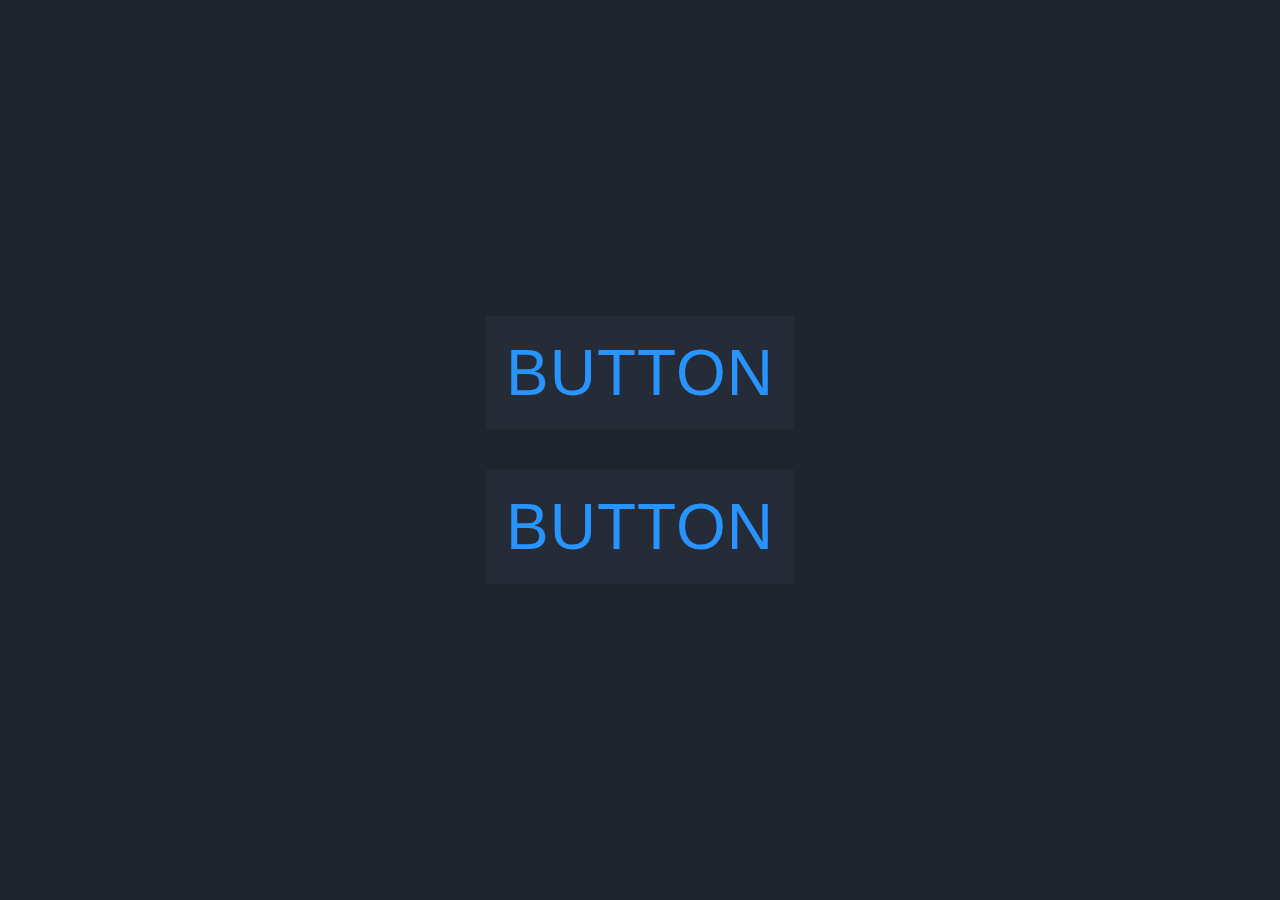
<file: button_style/index.html>
<!DOCTYPE html>
<html lang="en">
<head>
    <meta charset="UTF-8">
    <meta name="viewport" content="width=device-width, initial-scale=1.0">
    <link rel="stylesheet" href="style.css">
    <title>Button style</title>
</head>
<body>
    <a href="#">
        <span></span>
        <span></span>
        <span></span>
        <span></span>
        Button
    </a>
    <a href="#">
        <span></span>
        <span></span>
        <span></span>
        <span></span>
        Button
    </a>
</body>
</html>
</file>
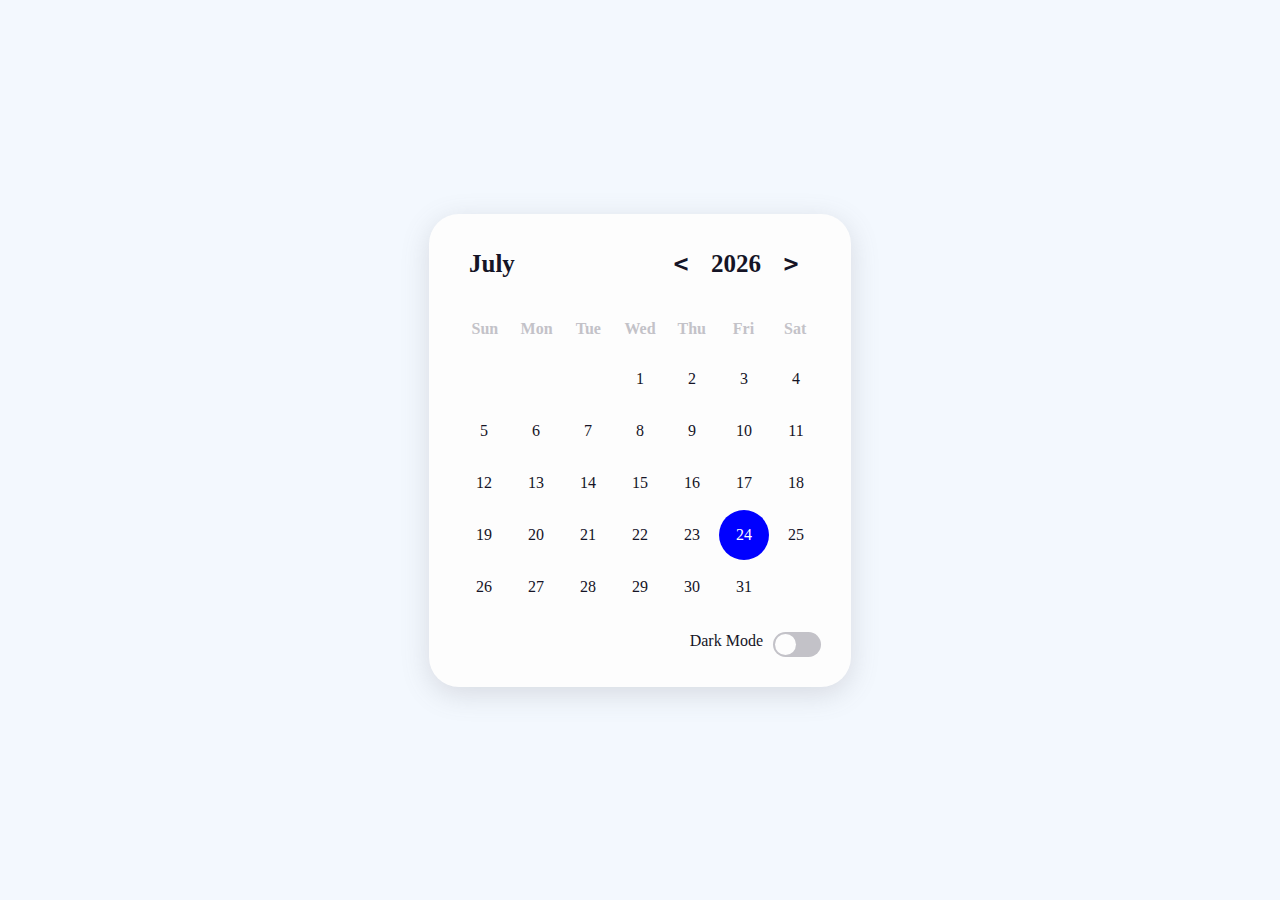
<file: calender/index.html>
<!DOCTYPE html>
<html lang="en">

<head>
    <meta charset="UTF-8">
    <meta name="viewport" content="width=device-width, initial-scale=1.0">
    <title>
        Calendar
    </title>
    <link rel="stylesheet" href="style.css">
</head>

<body class="light">

    <div class="calendar">
        <div class="calendar-header">
            <span class="month-picker" id="month-picker">February</span>
            <div class="year-picker">
                <span class="year-change" id="prev-year">
                    <pre><</pre>
                </span>
                <span id="year">2021</span>
                <span class="year-change" id="next-year">
                    <pre>></pre>
                </span>
            </div>
        </div>
        <div class="calendar-body">
            <div class="calendar-week-day">
                <div>Sun</div>
                <div>Mon</div>
                <div>Tue</div>
                <div>Wed</div>
                <div>Thu</div>
                <div>Fri</div>
                <div>Sat</div>
            </div>
            <div class="calendar-days"></div>
        </div>
        <div class="calendar-footer">
            <div class="toggle">
                <span>Dark Mode</span>
                <div class="dark-mode-switch">
                    <div class="dark-mode-switch-ident"></div>
                </div>
            </div>
        </div>
        <div class="month-list"></div>
    </div>

    <script src="app.js"></script>
</body>

</html>
</file>
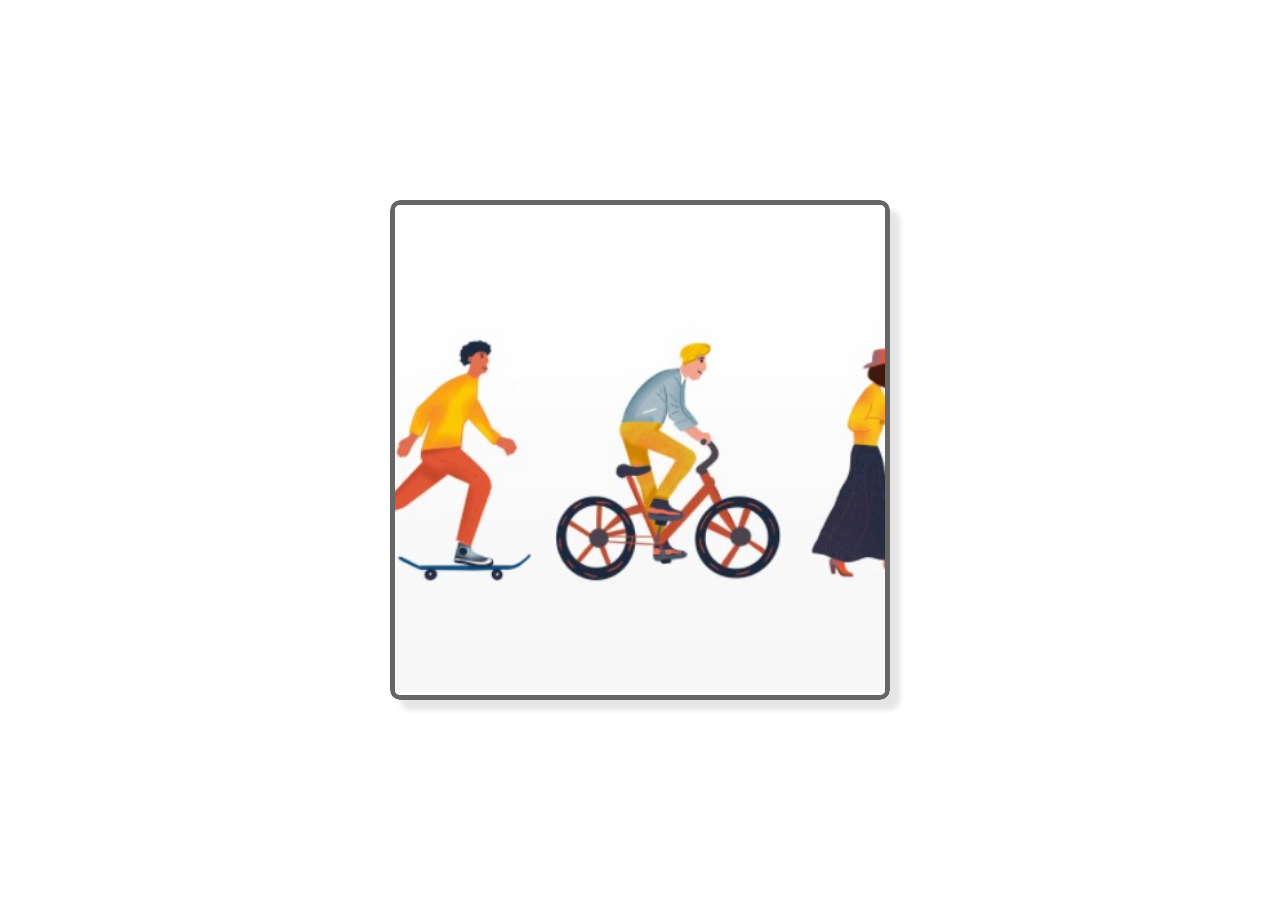
<file: carousel/index.html>
<!DOCTYPE html>
<html lang="en">
<head>
    <meta charset="UTF-8">
    <meta name="viewport" content="width=device-width, initial-scale=1.0">
    <title>carousel</title>
    <link rel="stylesheet" href="style.css">
</head>
<body>
    <div class="crousel">
        <div class="image-container" id="images">
            <img src="img1.jpg" alt="">
            <img src="img2.jpg" alt="">
            <img src="img3.jpg" alt="">
            <img src="img4.jpg" alt="">
        </div>
    </div>

    <script src="app.js"></script>
</body>
</html>
</file>
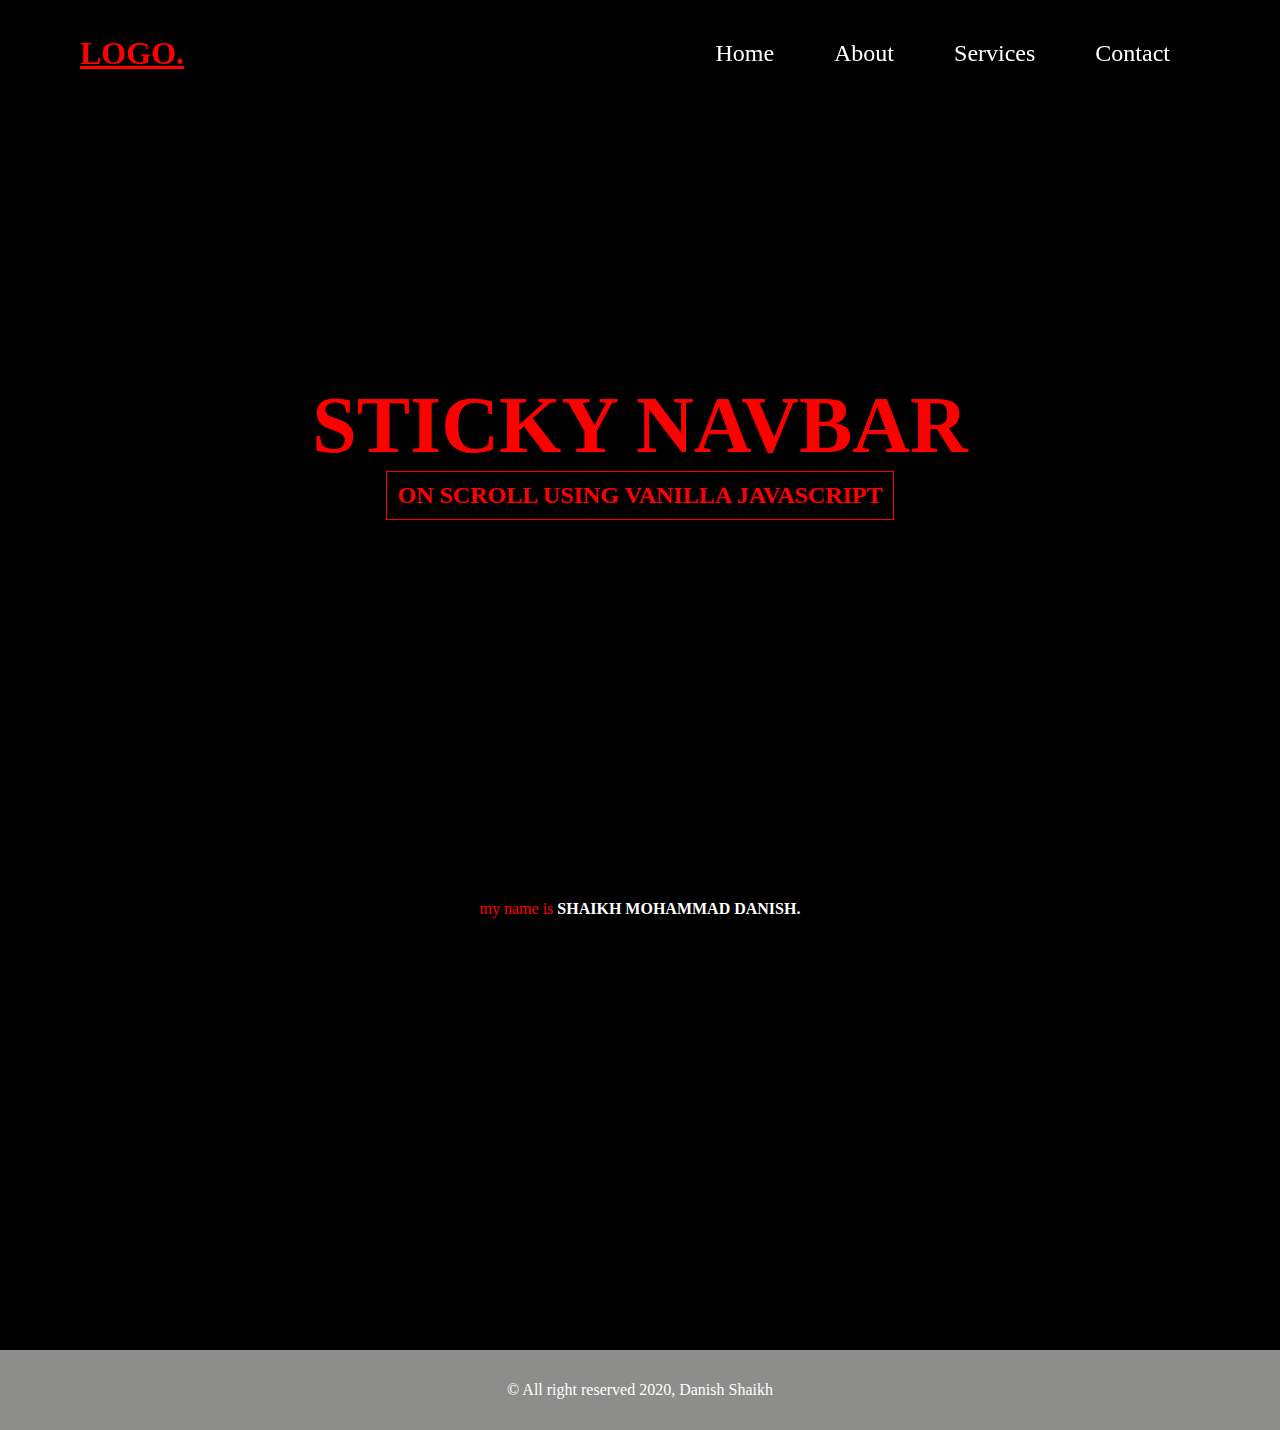
<file: sticky_navbar/index.html>
<!DOCTYPE html>
<html lang="en">
<head>
    <meta charset="UTF-8">
    <meta name="viewport" content="width=device-width, initial-scale=1.0">
    <link rel="stylesheet" href="style.css">
    <title>Sticky navbar</title>
</head>
<body>
    <header>
        <a href="#" class="logo">LOGO <span>.</span></a>  
        <ul>
            <li> <a href="#">Home</a></li>
            <li> <a href="#about">About</a></li>
            <li> <a href="#services">Services</a></li>
            <li> <a href="#contact">Contact</a></li>
        </ul>      
    </header>
    <div class="banner">
        <h1>STICKY NAVBAR</h1>
        <h2>ON SCROLL USING VANILLA JAVASCRIPT</h2>
    </div>
    <div id="about">
        <p>my name is <b style="color: white; text-transform: uppercase;">Shaikh Mohammad Danish.</b></p>
            
    </div>
    <footer>
        <p>&copy; All right reserved 2020, Danish Shaikh</p>
    </footer>
    


    <script src="app.js"></script>

</body>
</html>
</file>
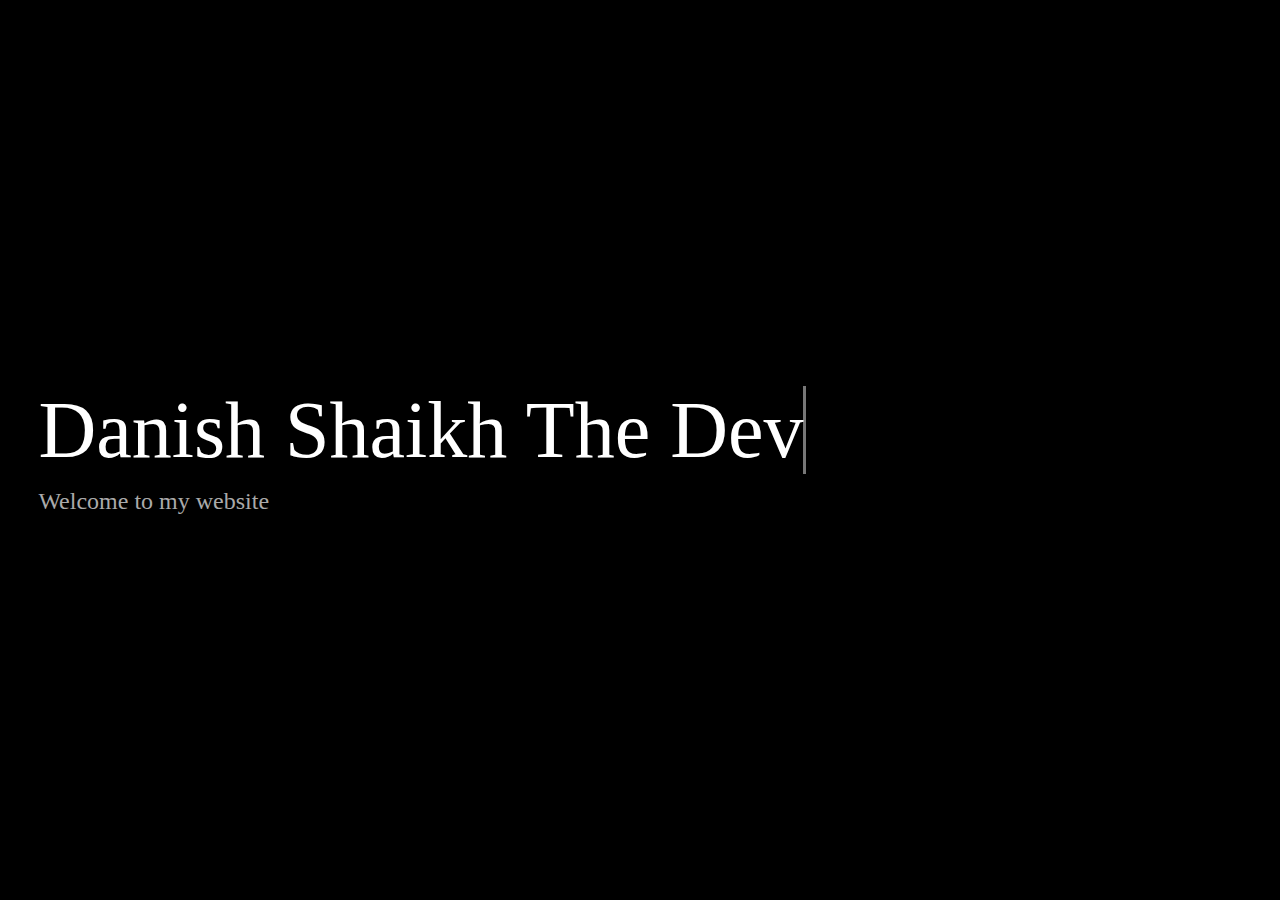
<file: typeWriter/index.html>
<!DOCTYPE html>
<html lang="en">
<head>
    <meta charset="UTF-8">
    <meta name="viewport" content="width=device-width, initial-scale=1.0">

    <link rel="stylesheet" href="style.css">
    <title>Type writer</title>
</head>
<body>
    <div class="container">
        <h1>Danish Shaikh The
            <span class="txt-type" data-wait="2000" data-words='["Developer", "Designer", "Programmer"]'></span>
        </h1>
        <h2>Welcome to my website</h2>
    </div>
    




    <script src="app.js"></script>
</body>
</html>
</file>
<file: button_style/style.css>
*{
    margin: 0;
    padding: 0;
    box-sizing: border-box;
    font-family: sans-serif;
}
body{
    display: flex;
    flex-direction: column;
    justify-content: center;
    align-items: center;
    min-height: 100vh;
    background: #1f242d;
}
a{
    text-decoration: none;
    display: inline-block;
    font-size: 4rem;
    padding: 20px 20px;
    position: relative;
    text-transform: uppercase;
    color: #2894ff;
    background: #262c37;
    margin: 20px;
    letter-spacing: 1px;
}
a:hover{
    transition: 0.5s;
    background: #2894ff;
    transition-delay: 0.15s;
    color: #1f242d;
}

a span{
    position: absolute;
    display: block;
    background: #2894ff;
}
a span:nth-child(1)
{
    left: 0;
    bottom: 0;
    width: 2px;
    height: 100%;
    transform: scaleY(0);
    transform-origin: top;
    transition: transform 0.1s;
}
a:hover span:nth-child(1)
{
    transform: scaleY(1);
    transform-origin: bottom;
    transition: transform 0.4s;
}

a span:nth-child(2)
{
    left: 0;
    top: 0;
    width: 100%;
    height: 2px; 
    transform: scaleX(0);
    transform-origin: right;
    transition: transform 0.25s;
    transition-delay: 0.25s;
}
a:hover span:nth-child(2)
{
    transform: scaleX(1);
    transform-origin: left;
    transition: transform 0.4s;
    transition-delay: 0.25s;
}

a span:nth-child(3)
{
    right: 0;
    bottom: 0;
    width: 2px;
    height: 100%;
    transform: scaleY(0);
    transform-origin: bottom;
    transition: transform 0.1s;
    transition-delay: 0.5s;
}
a:hover span:nth-child(3)
{
    transform: scaleY(1);
    transform-origin: top;
    transition: transform 0.3s;
    transition-delay: 0.5s;
}

a span:nth-child(4)
{
    left: 0;
    bottom: 0;
    width: 100%;
    height: 2px; 
    transform: scaleX(0);
    transform-origin: left;
    transition: transform 0.1s;
    /* transition-delay: 0.75s; */
}
a:hover span:nth-child(4)
{
    transform: scaleX(1);
    transform-origin: right;
    transition: transform 0.4s;
    transition-delay: 0.75s;
}
</file>
<file: calender/style.css>
:root {
    --dark-body: #4d4c5a;
    --dark-main: #141529;
    --dark-second: #79788c;
    --dark-hover: #323048;
    --dark-text: #f8fbff;

    --light-body: #f3f8fe;
    --light-main: #fdfdfd;
    --light-second: #c3c2c8;
    --light-hover: #edf0f5;
    --light-text: #151426;

    --blue: #0000ff;
    --white: #fff;

    --shadow: rgba(100, 100, 111, 0.2) 0px 7px 29px 0px;

    --font-family: cursive;
}

.dark {
    --bg-body: var(--dark-body);
    --bg-main: var(--dark-main);
    --bg-second: var(--dark-second);
    --color-hover: var(--dark-hover);
    --color-txt: var(--dark-text);
}

.light {
    --bg-body: var(--light-body);
    --bg-main: var(--light-main);
    --bg-second: var(--light-second);
    --color-hover: var(--light-hover);
    --color-txt: var(--light-text);
}

* {
    padding: 0;
    margin: 0;
    box-sizing: border-box;
}

html,
body {
    height: 100vh;
    display: grid;
    place-items: center;
    font-family: var(--font-family);
    background-color: var(--bg-body);
}

.calendar {
    height: max-content;
    width: max-content;
    background-color: var(--bg-main);
    border-radius: 30px;
    padding: 20px;
    position: relative;
    overflow: hidden;
    /* transform: scale(1.25); */
}

.light .calendar {
    box-shadow: var(--shadow);
}

.calendar-header {
    display: flex;
    justify-content: space-between;
    align-items: center;
    font-size: 25px;
    font-weight: 600;
    color: var(--color-txt);
    padding: 10px;
}

.calendar-body {
    padding: 10px;
}

.calendar-week-day {
    height: 50px;
    display: grid;
    grid-template-columns: repeat(7, 1fr);
    font-weight: 600;
}

.calendar-week-day div {
    display: grid;
    place-items: center;
    color: var(--bg-second);
}

.calendar-days {
    display: grid;
    grid-template-columns: repeat(7, 1fr);
    gap: 2px;
    color: var(--color-txt);
}

.calendar-days div {
    width: 50px;
    height: 50px;
    display: flex;
    align-items: center;
    justify-content: center;
    padding: 5px;
    position: relative;
    cursor: pointer;
    animation: to-top 1s forwards;
    /* border-radius: 50%; */
}

.calendar-days div span {
    position: absolute;
}

.calendar-days div:hover span {
    transition: width 0.2s ease-in-out, height 0.2s ease-in-out;
}

.calendar-days div span:nth-child(1),
.calendar-days div span:nth-child(3) {
    width: 2px;
    height: 0;
    background-color: var(--color-txt);
}

.calendar-days div:hover span:nth-child(1),
.calendar-days div:hover span:nth-child(3) {
    height: 100%;
}

.calendar-days div span:nth-child(1) {
    bottom: 0;
    left: 0;
}

.calendar-days div span:nth-child(3) {
    top: 0;
    right: 0;
}

.calendar-days div span:nth-child(2),
.calendar-days div span:nth-child(4) {
    width: 0;
    height: 2px;
    background-color: var(--color-txt);
}

.calendar-days div:hover span:nth-child(2),
.calendar-days div:hover span:nth-child(4) {
    width: 100%;
}

.calendar-days div span:nth-child(2) {
    top: 0;
    left: 0;
}

.calendar-days div span:nth-child(4) {
    bottom: 0;
    right: 0;
}

.calendar-days div:hover span:nth-child(2) {
    transition-delay: 0.2s;
}

.calendar-days div:hover span:nth-child(3) {
    transition-delay: 0.4s;
}

.calendar-days div:hover span:nth-child(4) {
    transition-delay: 0.6s;
}

.calendar-days div.curr-date,
.calendar-days div.curr-date:hover {
    background-color: var(--blue);
    color: var(--white);
    border-radius: 50%;
}

.calendar-days div.curr-date span {
    display: none;
}

.month-picker {
    padding: 5px 10px;
    border-radius: 10px;
    cursor: pointer;
}

.month-picker:hover {
    background-color: var(--color-hover);
}

.year-picker {
    display: flex;
    align-items: center;
}

.year-change {
    height: 40px;
    width: 40px;
    border-radius: 50%;
    display: grid;
    place-items: center;
    margin: 0 10px;
    cursor: pointer;
}

.year-change:hover {
    background-color: var(--color-hover);
}

.calendar-footer {
    padding: 10px;
    display: flex;
    justify-content: flex-end;
    align-items: center;
}

.toggle {
    display: flex;
}

.toggle span {
    margin-right: 10px;
    color: var(--color-txt);
}

.dark-mode-switch {
    position: relative;
    width: 48px;
    height: 25px;
    border-radius: 14px;
    background-color: var(--bg-second);
    cursor: pointer;
}

.dark-mode-switch-ident {
    width: 21px;
    height: 21px;
    border-radius: 50%;
    background-color: var(--bg-main);
    position: absolute;
    top: 2px;
    left: 2px;
    transition: left 0.2s ease-in-out;
}

.dark .dark-mode-switch .dark-mode-switch-ident {
    top: 2px;
    left: calc(2px + 50%);
}

.month-list {
    position: absolute;
    width: 100%;
    height: 100%;
    top: 0;
    left: 0;
    background-color: var(--bg-main);
    padding: 20px;
    grid-template-columns: repeat(3, auto);
    gap: 5px;
    display: grid;
    transform: scale(1.5);
    visibility: hidden;
    pointer-events: none;
}

.month-list.show {
    transform: scale(1);
    visibility: visible;
    pointer-events: visible;
    transition: all 0.2s ease-in-out;
}

.month-list > div {
    display: grid;
    place-items: center;
}

.month-list > div > div {
    width: 100%;
    padding: 5px 20px;
    border-radius: 10px;
    text-align: center;
    cursor: pointer;
    color: var(--color-txt);
}

.month-list > div > div:hover {
    background-color: var(--color-hover);
}

@keyframes to-top {
    0% {
        transform: translateY(100%);
        opacity: 0;
    }
    100% {
        transform: translateY(0);
        opacity: 1;
    }
}
</file>
<file: carousel/style.css>
*{
    margin: 0;
    padding: 0;
    box-sizing: border-box;
}

body{
    display: flex;
    justify-content: center;
    align-items: center;
    margin: 0;
    min-height: 100vh;
}
.crousel{
    width: 500px;
    height: 500px;
    overflow: hidden;
    border-radius: 10px;
    box-shadow: 10px 10px 5px rgba(0,0,0,0.1);

}
.image-container{
    display: flex;
    transition: transform 0.3s linear;
    transform: translateX(0);
}
img {
    object-fit: cover;
    height: 500px;
    width: 500px;
    border: 5px solid rgba(0,0,0,0.6);
    border-radius: 10px;
}
</file>
<file: sticky_navbar/style.css>
*{
    margin: 0;
    padding: 0;
    box-sizing: border-box;
}
body{
    background: #000;
    min-height: 100vh;
}
header{
    display: flex;
    position: fixed;
    top: 0;
    left: 0;
    justify-content: space-between;
    align-items: center;
    transition: 0.3s;
    width: 100%;
    margin: 0;
    padding: 20px 80px;
    z-index: 1;
}

header.sticky{
    background: #fff;
    padding: 5px 50px;
    margin: 0;
}
.logo{
    position: relative;
    font-weight: bold;
    display: flex;
    color: red;
    font-size: 2rem;

}
span{
    color: red;
}
header ul{
    position: relative;
    display: flex;
    font-size: 1.5rem;
    font-weight: 200;
    /* padding-right: 50px; */
}
header ul li{
    list-style: none;
    margin: 20px 30px;
}
header ul a{
    text-decoration: none;
    color: #fff;
}
header.sticky ul li a{
    color: #000;
}
header ul li a:hover{
    border-bottom: 2px solid red;
}
.banner{
    display: flex;
    position: relative;
    flex-direction: column;
    justify-content: center;
    align-items: center;
    min-height: 100vh;
}

.banner h1{
    color: red;
    font-size: 5rem;
    position: relative;
    display: flex;
}
.banner h2{
    position: relative;
    color: white;
    display: flex;
    flex-direction: column;
    padding: 10px;
    background: #000;
    color: red;
    border: 1px solid red;
}
div p{
    color: red;
    text-align: center;
    height: 50vh;
}
footer{
    display: flex;
    justify-content: center;
    align-items: center;
    bottom: 0;
    width: 100%;
    height: 80px;
    background: rgb(141, 141, 139);
    
}
footer p{
    color: #fff;
    text-align: center;
}
</file>
<file: typeWriter/style.css>
*{
    margin: 0;
    padding: 0;
    box-sizing: border-box;
}
body{
    display: flex;
    min-height: 100vh;
    background: #000;
    color: #fff;
}
.container{
    display: flex;
    flex-direction: column;
    justify-content: center;
    min-height: 100vh;
    padding: 0 2rem;
}
h1, h2{
    font-weight: 200;
    margin: 0.4rem;
}
h1{
    font-size: 3.5rem;
}
h2{
    font-size: 1.5rem;
    color: #aaa;
}

/* cursor */
.txt-type > .txt{
    border-right: 0.2rem solid #777777;
}


@media(min-width: 1200px){
    h1{
        font-size:5rem;
    }
}
@media(max-width: 800px){
    .container{
        padding: 0 1rem;
    }
    h1{
        font-size: 3rem;
    }
}
@media(max-width: 500px){
    /* .container{
        padding: 0 1rem;
    } */
    h1{
        font-size: 2.5rem;
    }
    h2{
        font-size: 1rem;
    }
}
</file>
